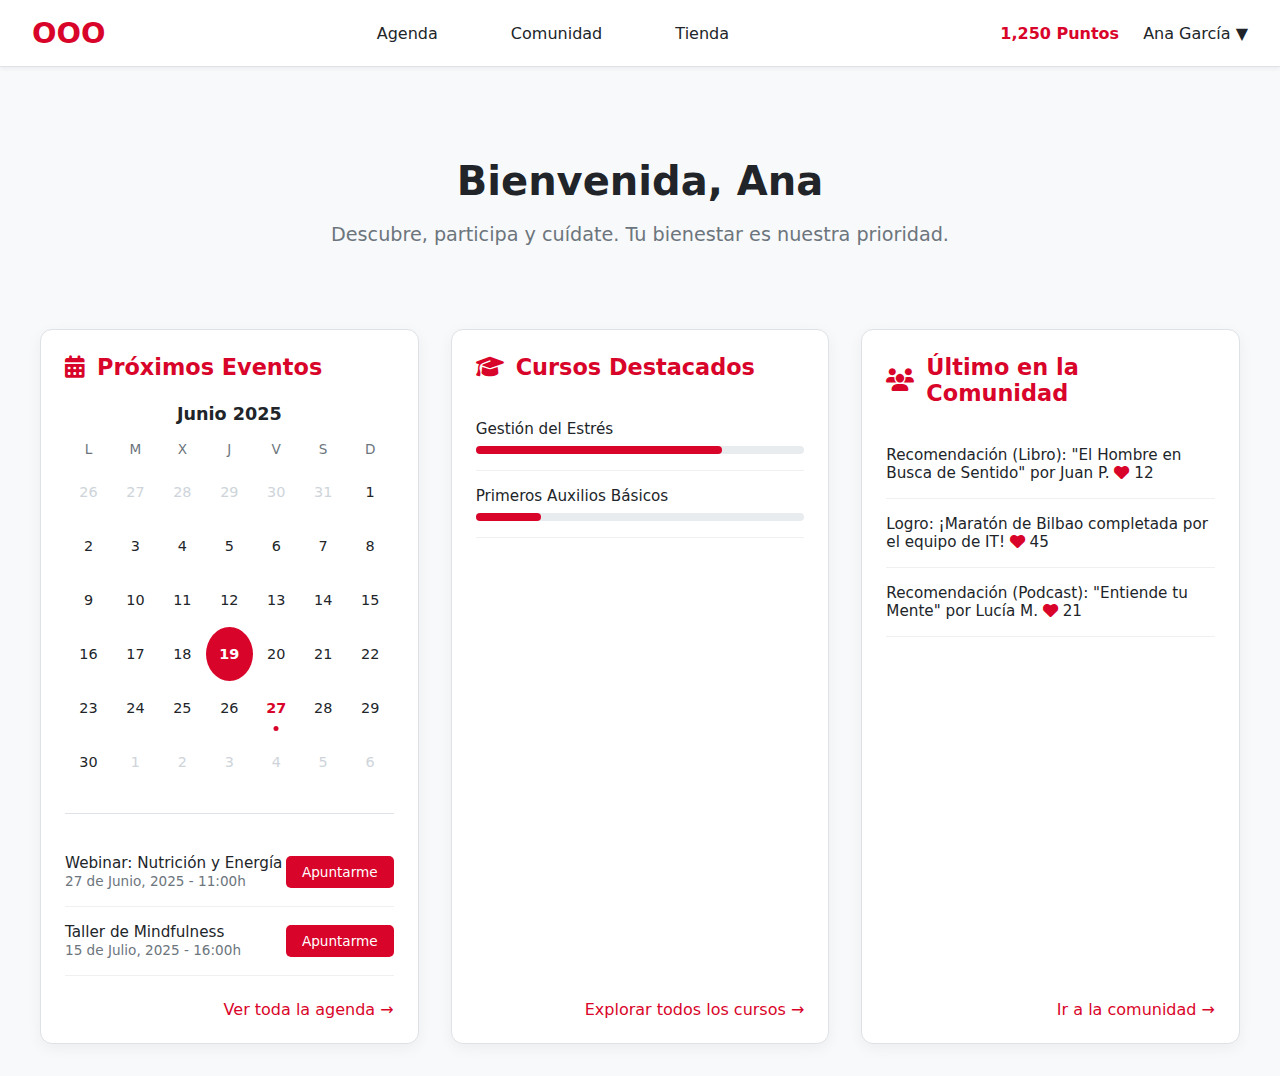
<file: index.html>
<!DOCTYPE html>
<html lang="es">
<head>
    <meta charset="UTF-8">
    <meta name="viewport" content="width=device-width, initial-scale=1.0">
    <title>OOO - Tu Espacio de Bienestar</title>
    <link rel="stylesheet" href="style.css">
    <link rel="stylesheet" href="https://cdnjs.cloudflare.com/ajax/libs/font-awesome/6.5.2/css/all.min.css">
</head>
<body>

    <header class="main-header">
        <div class="logo">OOO</div>
        <nav class="main-nav">
            <a href="agenda.html">Agenda</a>
            <a href="comunidad.html">Comunidad</a>
            <a href="tienda.html">Tienda</a>
        </nav>
        <div class="user-area">
            <span class="user-points">1,250 Puntos</span>
            <div class="user-profile" id="user-menu-button">
                <span>Ana García ▼</span>
                <div class="dropdown-menu" id="dropdown-menu">
                    <a href="mi-espacio.html">Mi Espacio OOO</a>
                    <a href="#">Mi Perfil</a>
                    <a href="cursos.html">Mis Cursos</a>
                    <a href="#">Cerrar Sesión</a>
                </div>
            </div>
        </div>
    </header>

    <main>
        <section class="hero">
            <h1>Bienvenida, Ana</h1>
            <p>Descubre, participa y cuídate. Tu bienestar es nuestra prioridad.</p>
        </section>

        <div class="home-grid">
            
            <article class="card">
                <h2><i class="fa-solid fa-calendar-days"></i> Próximos Eventos</h2>

                <div class="mini-calendar">
                    <div class="calendar-header">
                        Junio 2025
                    </div>
                    <table class="calendar-table">
                        <thead>
                            <tr>
                                <th>L</th><th>M</th><th>X</th><th>J</th><th>V</th><th>S</th><th>D</th>
                            </tr>
                        </thead>
                        <tbody>
                            <tr>
                                <td class="other-month">26</td><td class="other-month">27</td><td class="other-month">28</td><td class="other-month">29</td><td class="other-month">30</td><td class="other-month">31</td><td>1</td>
                            </tr>
                            <tr>
                                <td>2</td><td>3</td><td>4</td><td>5</td><td>6</td><td>7</td><td>8</td>
                            </tr>
                            <tr>
                                <td>9</td><td>10</td><td>11</td><td>12</td><td>13</td><td>14</td><td>15</td>
                            </tr>
                            <tr>
                                <td>16</td><td>17</td><td>18</td><td class="today">19</td><td>20</td><td>21</td><td>22</td>
                            </tr>
                            <tr>
                                <td>23</td><td>24</td><td>25</td><td>26</td><td class="has-event">27</td><td>28</td><td>29</td>
                            </tr>
                            <tr>
                                <td>30</td><td class="other-month">1</td><td class="other-month">2</td><td class="other-month">3</td><td class="other-month">4</td><td class="other-month">5</td><td class="other-month">6</td>
                            </tr>
                        </tbody>
                    </table>
                </div>
                <ul class="event-list">
                    <li>
                        <div class="event-info">
                            <span class="event-title">Webinar: Nutrición y Energía</span>
                            <span class="event-date">27 de Junio, 2025 - 11:00h</span>
                        </div>
                        <a href="#" class="btn-event">Apuntarme</a>
                    </li>
                    <li>
                        <div class="event-info">
                            <span class="event-title">Taller de Mindfulness</span>
                            <span class="event-date">15 de Julio, 2025 - 16:00h</span>
                        </div>
                        <a href="#" class="btn-event">Apuntarme</a>
                    </li>
                </ul>
                <div class="card-footer">
                    <a href="agenda.html" class="see-more">Ver toda la agenda →</a>
                </div>
            </article>

            <article class="card">
                <h2><i class="fa-solid fa-graduation-cap"></i> Cursos Destacados</h2>
                <ul class="course-list">
                    <li>
                        <div class="course-info">
                            <span class="course-title">Gestión del Estrés</span>
                            <div class="progress-bar">
                                <div class="progress" style="width: 75%;"></div>
                            </div>
                        </div>
                    </li>
                    <li>
                        <div class="course-info">
                            <span class="course-title">Primeros Auxilios Básicos</span>
                            <div class="progress-bar">
                                <div class="progress" style="width: 20%;"></div>
                            </div>
                        </div>
                    </li>
                </ul>
                <div class="card-footer">
                    <a href="cursos.html" class="see-more">Explorar todos los cursos →</a>
                </div>
            </article>

            <article class="card">
                <h2><i class="fa-solid fa-users"></i> Último en la Comunidad</h2>
                <ul class="community-list">
                    <li>Recomendación (Libro): "El Hombre en Busca de Sentido" por Juan P. <i class="fa-solid fa-heart"></i> 12</li>
                    <li>Logro: ¡Maratón de Bilbao completada por el equipo de IT! <i class="fa-solid fa-heart"></i> 45</li>
                    <li>Recomendación (Podcast): "Entiende tu Mente" por Lucía M. <i class="fa-solid fa-heart"></i> 21</li>
                </ul>
                <div class="card-footer">
                    <a href="comunidad.html" class="see-more">Ir a la comunidad →</a>
                </div>
            </article>

        </div>
    </main>
    
    <script src="script.js"></script>
</body>
</html>
</file>
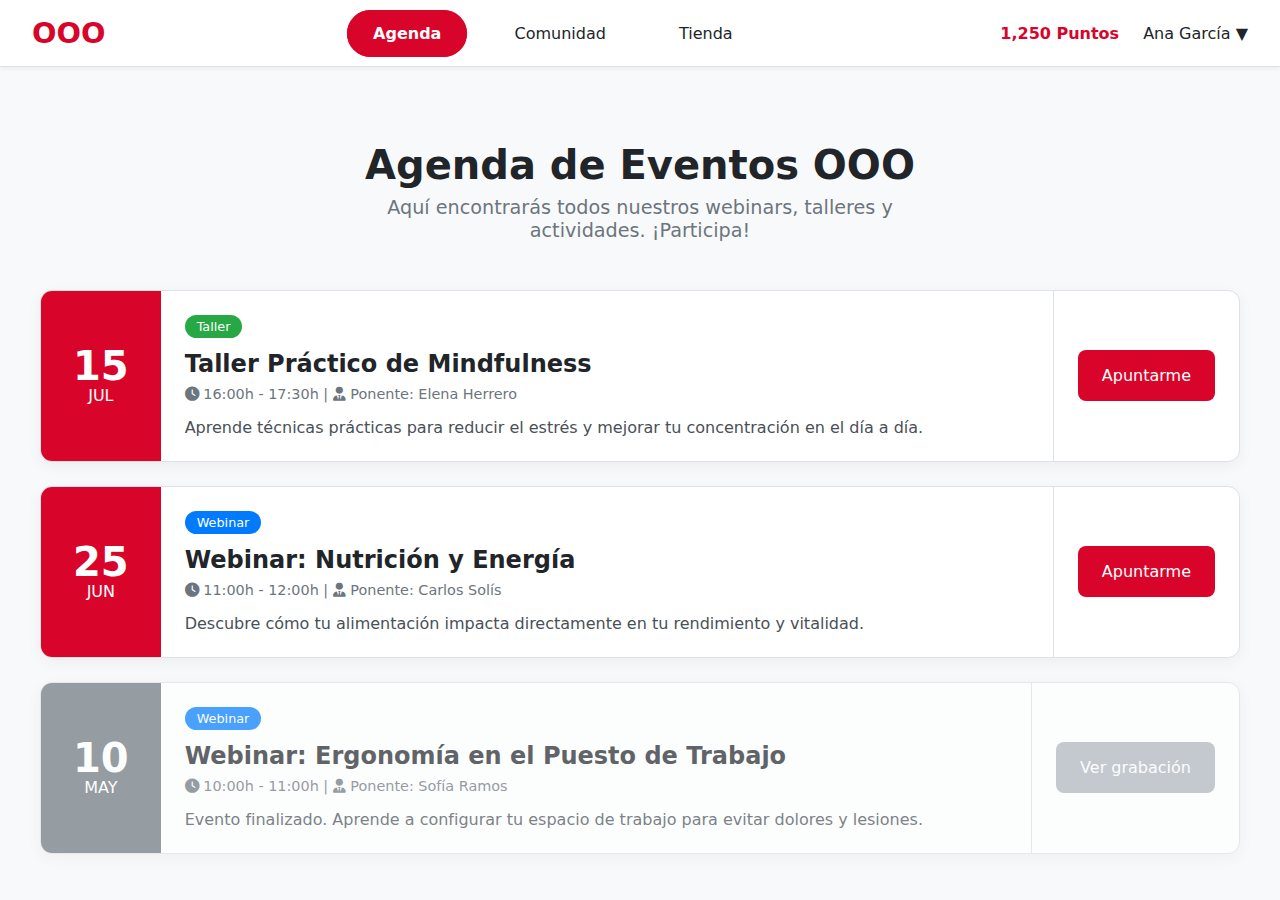
<file: agenda.html>
<!DOCTYPE html>
<html lang="es">
<head>
    <meta charset="UTF-8">
    <meta name="viewport" content="width=device-width, initial-scale=1.0">
    <title>Agenda - OOO</title>
    <link rel="stylesheet" href="style.css">
    <link rel="stylesheet" href="https://cdnjs.cloudflare.com/ajax/libs/font-awesome/6.5.2/css/all.min.css">
</head>
<body>

    <header class="main-header">
        <div class="logo"><a href="index.html" style="text-decoration: none; color: inherit;">OOO</a></div>
        <nav class="main-nav">
            <a href="agenda.html" class="active">Agenda</a>
            <a href="comunidad.html">Comunidad</a>
            <a href="tienda.html">Tienda</a>
        </nav>
        <div class="user-area">
            <span class="user-points">1,250 Puntos</span>
            <div class="user-profile" id="user-menu-button">
                <span>Ana García ▼</span>
                <div class="dropdown-menu" id="dropdown-menu">
                    <a href="mi-espacio.html">Mi Espacio OOO</a>
                    <a href="#">Mi Perfil</a>
                    <a href="cursos.html">Mis Cursos</a>
                    <a href="#">Cerrar Sesión</a>
                </div>
            </div>
        </div>
    </header>

    <main>
        <div class="page-header">
            <h1>Agenda de Eventos OOO</h1>
            <p>Aquí encontrarás todos nuestros webinars, talleres y actividades. ¡Participa!</p>
        </div>

        <div class="event-list-container">
            <article class="event-card">
                <div class="event-date-box">
                    <span class="day">15</span>
                    <span class="month">JUL</span>
                </div>
                <div class="event-details">
                    <span class="event-category category-taller">Taller</span>
                    <h2>Taller Práctico de Mindfulness</h2>
                    <p class="event-meta">
                        <i class="fa-solid fa-clock"></i> 16:00h - 17:30h | <i class="fa-solid fa-user-tie"></i> Ponente: Elena Herrero
                    </p>
                    <p class="event-description">
                        Aprende técnicas prácticas para reducir el estrés y mejorar tu concentración en el día a día.
                    </p>
                </div>
                <div class="event-action">
                    <a href="#" class="btn-action">Apuntarme</a>
                </div>
            </article>

            <article class="event-card">
                 <div class="event-date-box">
                    <span class="day">25</span>
                    <span class="month">JUN</span>
                </div>
                <div class="event-details">
                    <span class="event-category category-webinar">Webinar</span>
                    <h2>Webinar: Nutrición y Energía</h2>
                    <p class="event-meta">
                        <i class="fa-solid fa-clock"></i> 11:00h - 12:00h | <i class="fa-solid fa-user-tie"></i> Ponente: Carlos Solís
                    </p>
                    <p class="event-description">
                        Descubre cómo tu alimentación impacta directamente en tu rendimiento y vitalidad.
                    </p>
                </div>
                <div class="event-action">
                    <a href="#" class="btn-action">Apuntarme</a>
                </div>
            </article>

             <article class="event-card event-past">
                 <div class="event-date-box">
                    <span class="day">10</span>
                    <span class="month">MAY</span>
                </div>
                <div class="event-details">
                    <span class="event-category category-webinar">Webinar</span>
                    <h2>Webinar: Ergonomía en el Puesto de Trabajo</h2>
                    <p class="event-meta">
                        <i class="fa-solid fa-clock"></i> 10:00h - 11:00h | <i class="fa-solid fa-user-tie"></i> Ponente: Sofía Ramos
                    </p>
                    <p class="event-description">
                        Evento finalizado. Aprende a configurar tu espacio de trabajo para evitar dolores y lesiones.
                    </p>
                </div>
                <div class="event-action">
                    <a href="#" class="btn-action" disabled>Ver grabación</a>
                </div>
            </article>
        </div>
    </main>
    
    <script src="script.js"></script>
</body>
</html>
</file>
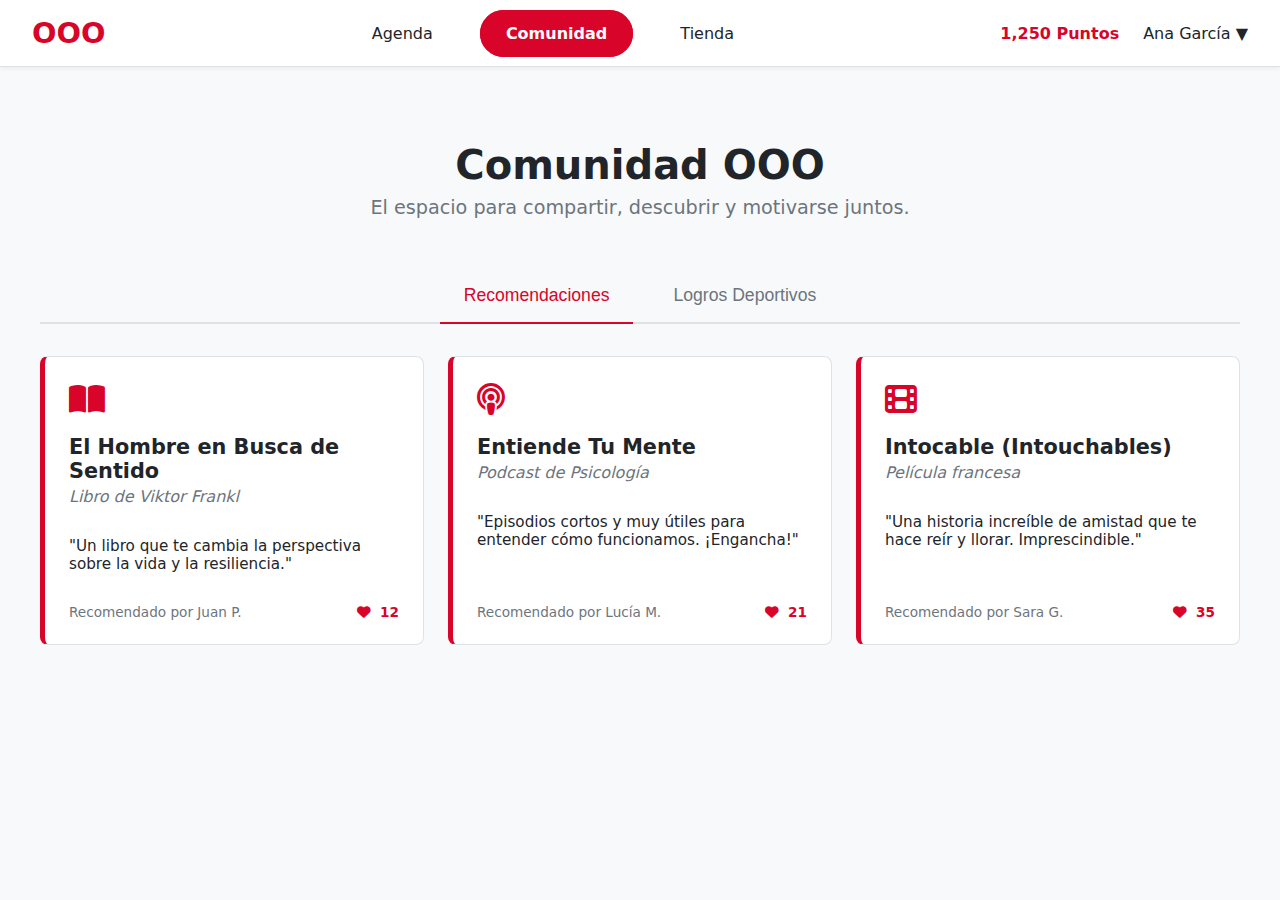
<file: comunidad.html>
<!DOCTYPE html>
<html lang="es">
<head>
    <meta charset="UTF-8">
    <meta name="viewport" content="width=device-width, initial-scale=1.0">
    <title>Comunidad - OOO</title>
    <link rel="stylesheet" href="style.css">
    <link rel="stylesheet" href="https://cdnjs.cloudflare.com/ajax/libs/font-awesome/6.5.2/css/all.min.css">
</head>
<body>

    <header class="main-header">
        <div class="logo"><a href="index.html" style="text-decoration: none; color: inherit;">OOO</a></div>
        <nav class="main-nav">
            <a href="agenda.html">Agenda</a>
            <a href="comunidad.html" class="active">Comunidad</a>
            <a href="tienda.html">Tienda</a>
        </nav>
        <div class="user-area">
            <span class="user-points">1,250 Puntos</span>
            <div class="user-profile" id="user-menu-button">
                <span>Ana García ▼</span>
                <div class="dropdown-menu" id="dropdown-menu">
                    <a href="mi-espacio.html">Mi Espacio OOO</a>
                    <a href="#">Mi Perfil</a>
                    <a href="cursos.html">Mis Cursos</a>
                    <a href="#">Cerrar Sesión</a>
                </div>
            </div>
        </div>
    </header>

    <main>
        <div class="page-header">
            <h1>Comunidad OOO</h1>
            <p>El espacio para compartir, descubrir y motivarse juntos.</p>
        </div>

        <div class="tab-nav">
            <button class="tab-btn active" data-tab="recomendaciones">Recomendaciones</button>
            <button class="tab-btn" data-tab="logros">Logros Deportivos</button>
        </div>

        <div class="tab-content">
            <div class="tab-panel active" id="recomendaciones">
                <div class="recommendation-grid">
                    <article class="recommendation-card">
                        <div class="rec-icon"><i class="fa-solid fa-book-open"></i></div>
                        <h3>El Hombre en Busca de Sentido</h3>
                        <p class="rec-author">Libro de Viktor Frankl</p>
                        <p class="rec-comment">"Un libro que te cambia la perspectiva sobre la vida y la resiliencia."</p>
                        <div class="rec-footer">
                            <span>Recomendado por Juan P.</span>
                            <span class="rec-likes"><i class="fa-solid fa-heart"></i> 12</span>
                        </div>
                    </article>
                    <article class="recommendation-card">
                        <div class="rec-icon"><i class="fa-solid fa-podcast"></i></div>
                        <h3>Entiende Tu Mente</h3>
                        <p class="rec-author">Podcast de Psicología</p>
                        <p class="rec-comment">"Episodios cortos y muy útiles para entender cómo funcionamos. ¡Engancha!"</p>
                        <div class="rec-footer">
                            <span>Recomendado por Lucía M.</span>
                            <span class="rec-likes"><i class="fa-solid fa-heart"></i> 21</span>
                        </div>
                    </article>
                    <article class="recommendation-card">
                        <div class="rec-icon"><i class="fa-solid fa-film"></i></div>
                        <h3>Intocable (Intouchables)</h3>
                        <p class="rec-author">Película francesa</p>
                        <p class="rec-comment">"Una historia increíble de amistad que te hace reír y llorar. Imprescindible."</p>
                        <div class="rec-footer">
                            <span>Recomendado por Sara G.</span>
                            <span class="rec-likes"><i class="fa-solid fa-heart"></i> 35</span>
                        </div>
                    </article>
                </div>
            </div>

            <div class="tab-panel" id="logros">
                <div class="achievement-grid">
                    <article class="achievement-card">
                        <div class="achievement-image">
                            <i class="fa-solid fa-person-running"></i>
                        </div>
                        <h3>Maratón de Bilbao</h3>
                        <p class="ach-user">Completada por el equipo de IT</p>
                        <p class="ach-comment">"¡Reto superado! Sufrimos pero lo conseguimos juntos. ¡Gran experiencia!"</p>
                    </article>
                    <article class="achievement-card">
                        <div class="achievement-image">
                            <i class="fa-solid fa-person-biking"></i>
                        </div>
                        <h3>Ruta Ciclista a Urkiola</h3>
                        <p class="ach-user">Logro de Maite R.</p>
                        <p class="ach-comment">"Precioso pero duro ascenso al puerto de Urkiola este fin de semana."</p>
                    </article>
                </div>
            </div>
        </div>
    </main>
    
    <script src="script.js"></script>
</body>
</html>
</file>
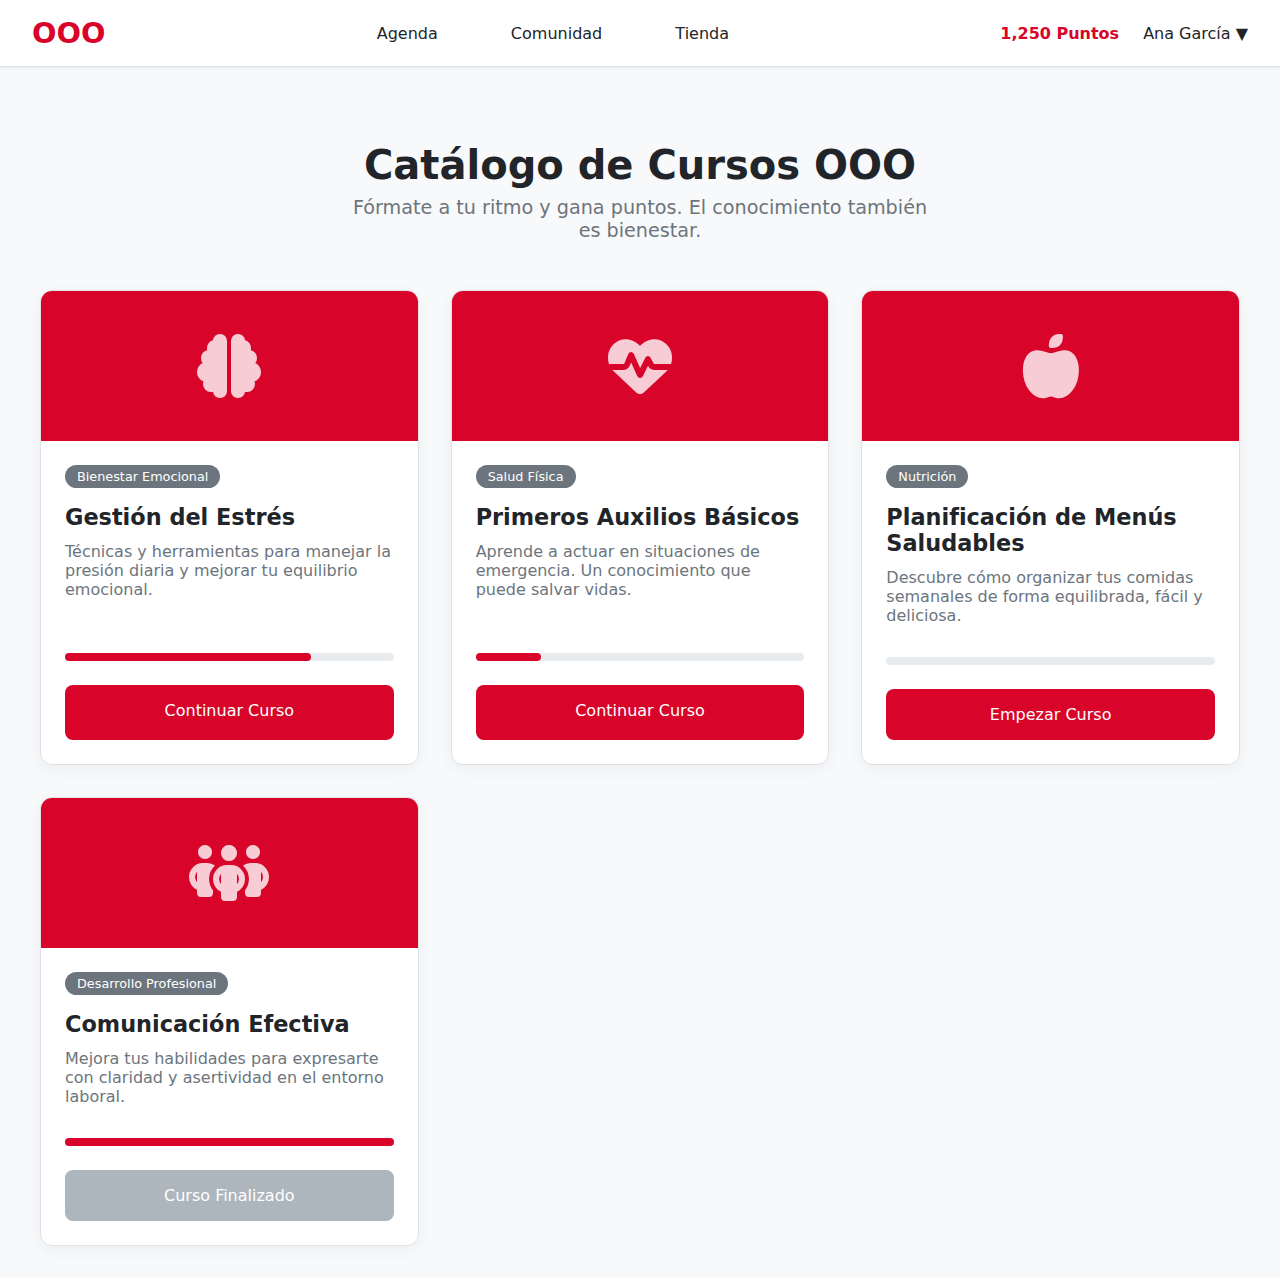
<file: cursos.html>
<!DOCTYPE html>
<html lang="es">
<head>
    <meta charset="UTF-8">
    <meta name="viewport" content="width=device-width, initial-scale=1.0">
    <title>Cursos - OOO</title>
    <link rel="stylesheet" href="style.css">
    <link rel="stylesheet" href="https://cdnjs.cloudflare.com/ajax/libs/font-awesome/6.5.2/css/all.min.css">
</head>
<body>

    <header class="main-header">
        <div class="logo"><a href="index.html" style="text-decoration: none; color: inherit;">OOO</a></div>
        <nav class="main-nav">
            <a href="agenda.html">Agenda</a>
            <a href="comunidad.html">Comunidad</a>
            <a href="tienda.html">Tienda</a>
        </nav>
        <div class="user-area">
            <span class="user-points">1,250 Puntos</span>
            <div class="user-profile" id="user-menu-button">
                <span>Ana García ▼</span>
                <div class="dropdown-menu" id="dropdown-menu">
                    <a href="mi-espacio.html">Mi Espacio OOO</a>
                    <a href="#">Mi Perfil</a>
                    <a href="cursos.html">Mis Cursos</a>
                    <a href="#">Cerrar Sesión</a>
                </div>
            </div>
        </div>
    </header>

    <main>
        <div class="page-header">
            <h1>Catálogo de Cursos OOO</h1>
            <p>Fórmate a tu ritmo y gana puntos. El conocimiento también es bienestar.</p>
        </div>

        <div class="course-grid">
            <article class="course-card">
                <div class="course-card-image"><i class="fa-solid fa-brain"></i></div>
                <div class="course-card-content">
                    <span class="course-card-category">Bienestar Emocional</span>
                    <h3>Gestión del Estrés</h3>
                    <p>Técnicas y herramientas para manejar la presión diaria y mejorar tu equilibrio emocional.</p>
                    <div class="progress-bar">
                        <div class="progress" style="width: 75%;"></div>
                    </div>
                    <a href="#" class="btn-action">Continuar Curso</a>
                </div>
            </article>

            <article class="course-card">
                <div class="course-card-image"><i class="fa-solid fa-heart-pulse"></i></div>
                <div class="course-card-content">
                    <span class="course-card-category">Salud Física</span>
                    <h3>Primeros Auxilios Básicos</h3>
                    <p>Aprende a actuar en situaciones de emergencia. Un conocimiento que puede salvar vidas.</p>
                    <div class="progress-bar">
                        <div class="progress" style="width: 20%;"></div>
                    </div>
                    <a href="#" class="btn-action">Continuar Curso</a>
                </div>
            </article>

            <article class="course-card">
                <div class="course-card-image"><i class="fa-solid fa-apple-whole"></i></div>
                <div class="course-card-content">
                    <span class="course-card-category">Nutrición</span>
                    <h3>Planificación de Menús Saludables</h3>
                    <p>Descubre cómo organizar tus comidas semanales de forma equilibrada, fácil y deliciosa.</p>
                    <div class="progress-bar">
                        <div class="progress" style="width: 0%;"></div>
                    </div>
                    <a href="#" class="btn-action">Empezar Curso</a>
                </div>
            </article>
            
            <article class="course-card">
                <div class="course-card-image"><i class="fa-solid fa-people-group"></i></div>
                <div class="course-card-content">
                    <span class="course-card-category">Desarrollo Profesional</span>
                    <h3>Comunicación Efectiva</h3>
                    <p>Mejora tus habilidades para expresarte con claridad y asertividad en el entorno laboral.</p>
                     <div class="progress-bar">
                        <div class="progress" style="width: 100%;"></div>
                    </div>
                    <a href="#" class="btn-action" disabled>Curso Finalizado</a>
                </div>
            </article>
        </div>
    </main>
    
    <script src="script.js"></script>
</body>
</html>
</file>
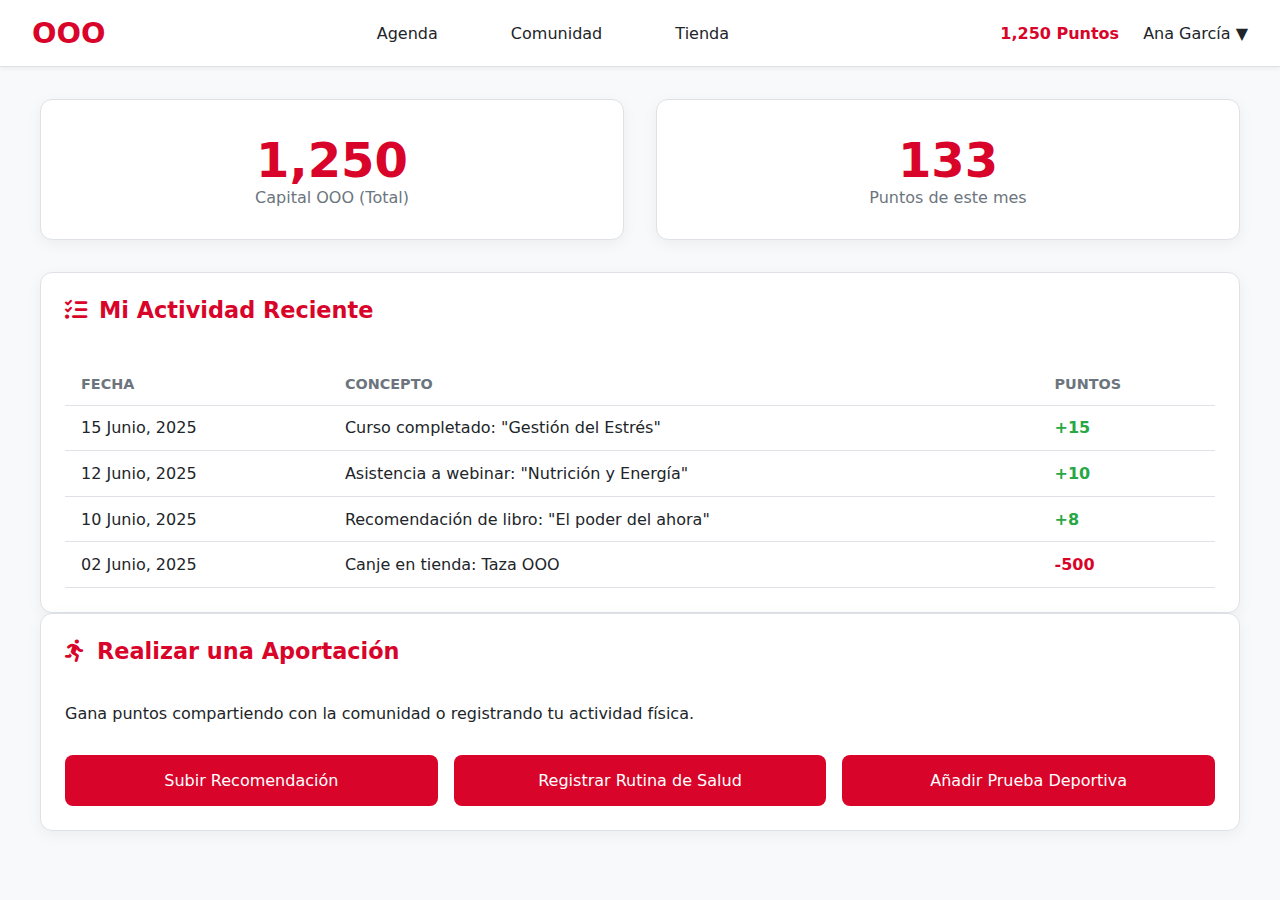
<file: mi-espacio.html>
<!DOCTYPE html>
<html lang="es">
<head>
    <meta charset="UTF-8">
    <meta name="viewport" content="width=device-width, initial-scale=1.0">
    <title>Mi Espacio - OOO</title>
    <link rel="stylesheet" href="style.css">
    <link rel="stylesheet" href="https://cdnjs.cloudflare.com/ajax/libs/font-awesome/6.5.2/css/all.min.css">
</head>
<body>

    <header class="main-header">
        <div class="logo"><a href="index.html" style="text-decoration: none; color: inherit;">OOO</a></div>
        <nav class="main-nav">
            <a href="agenda.html">Agenda</a>
            <a href="comunidad.html">Comunidad</a>
            <a href="tienda.html">Tienda</a>
        </nav>
        <div class="user-area">
            <span class="user-points">1,250 Puntos</span>
            <div class="user-profile" id="user-menu-button">
                <span>Ana García ▼</span>
                <div class="dropdown-menu" id="dropdown-menu">
                    <a href="mi-espacio.html">Mi Espacio OOO</a>
                    <a href="#">Mi Perfil</a>
                    <a href="cursos.html">Mis Cursos</a>
                    <a href="#">Cerrar Sesión</a>
                </div>
            </div>
        </div>
    </header>

    <main>
        <div class="dashboard-header">
            <div class="points-card">
                <span class="points-value">1,250</span>
                <span class="points-label">Capital OOO (Total)</span>
            </div>
            <div class="points-card">
                <span class="points-value">133</span>
                <span class="points-label">Puntos de este mes</span>
            </div>
        </div>

        <div class="dashboard-content">
            <section class="card">
                <h2><i class="fa-solid fa-list-check"></i> Mi Actividad Reciente</h2>
                <table class="activity-table">
                    <thead>
                        <tr>
                            <th>Fecha</th>
                            <th>Concepto</th>
                            <th>Puntos</th>
                        </tr>
                    </thead>
                    <tbody>
                        <tr>
                            <td>15 Junio, 2025</td>
                            <td>Curso completado: "Gestión del Estrés"</td>
                            <td class="points-positive">+15</td>
                        </tr>
                        <tr>
                            <td>12 Junio, 2025</td>
                            <td>Asistencia a webinar: "Nutrición y Energía"</td>
                            <td class="points-positive">+10</td>
                        </tr>
                        <tr>
                            <td>10 Junio, 2025</td>
                            <td>Recomendación de libro: "El poder del ahora"</td>
                            <td class="points-positive">+8</td>
                        </tr>
                         <tr>
                            <td>02 Junio, 2025</td>
                            <td>Canje en tienda: Taza OOO</td>
                            <td class="points-negative">-500</td>
                        </tr>
                    </tbody>
                </table>
            </section>
            
            <section class="card">
                <h2><i class="fa-solid fa-person-running"></i> Realizar una Aportación</h2>
                <p>Gana puntos compartiendo con la comunidad o registrando tu actividad física.</p>
                <div class="action-buttons">
                    <a href="#" class="btn-action">Subir Recomendación</a>
                    <a href="#" class="btn-action">Registrar Rutina de Salud</a>
                    <a href="#" class="btn-action">Añadir Prueba Deportiva</a>
                </div>
            </section>
        </div>
    </main>
    
    <script src="script.js"></script>
</body>
</html>
</file>
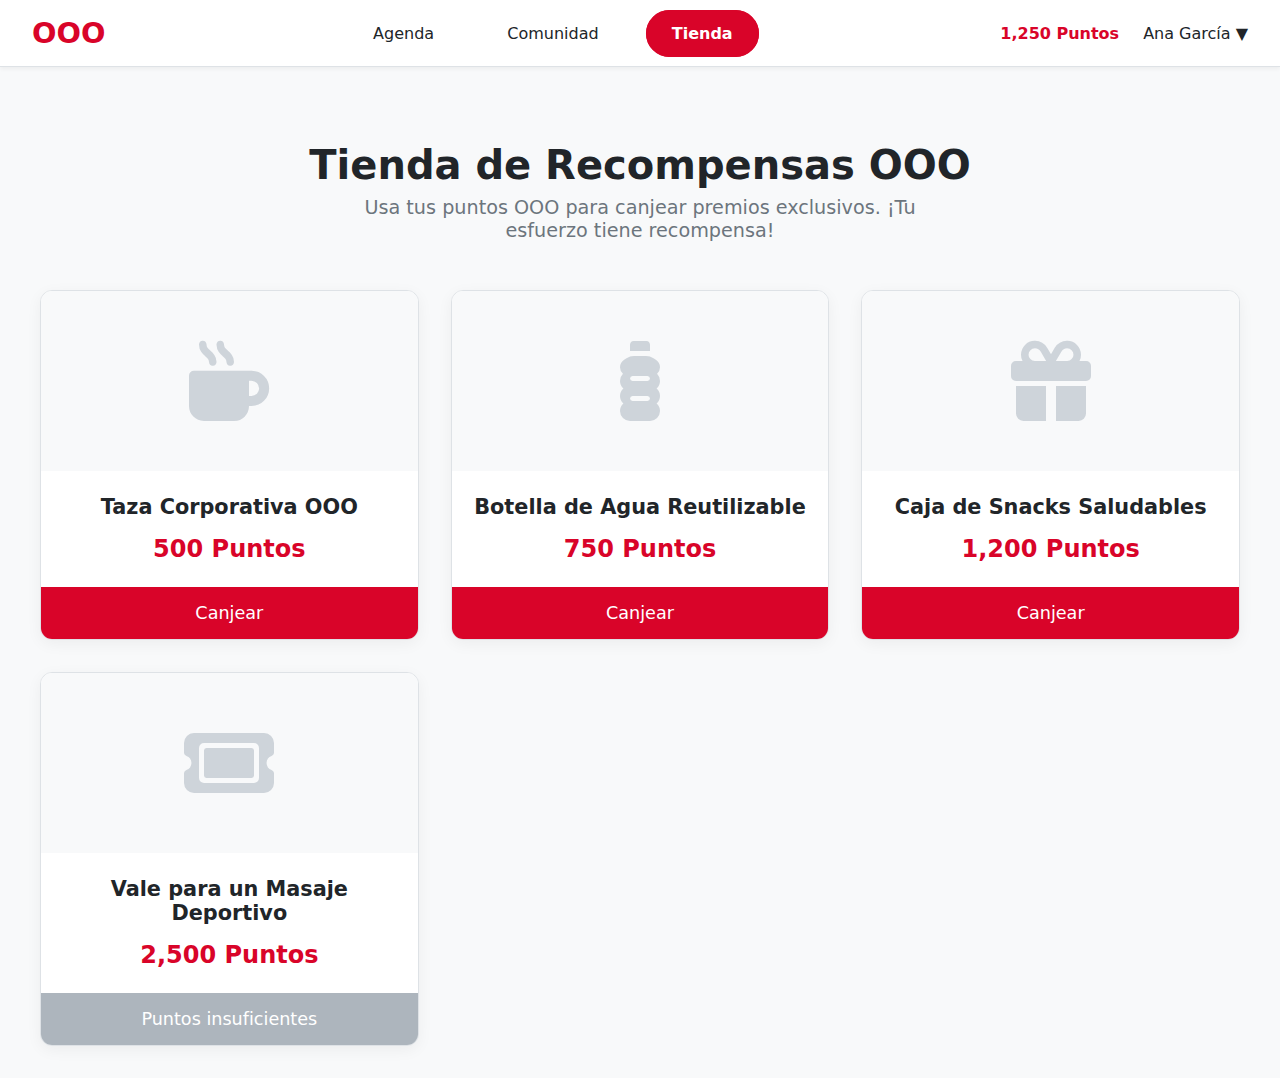
<file: tienda.html>
<!DOCTYPE html>
<html lang="es">
<head>
    <meta charset="UTF-8">
    <meta name="viewport" content="width=device-width, initial-scale=1.0">
    <title>Tienda - OOO</title>
    <link rel="stylesheet" href="style.css">
    <link rel="stylesheet" href="https://cdnjs.cloudflare.com/ajax/libs/font-awesome/6.5.2/css/all.min.css">
</head>
<body>

    <header class="main-header">
        <div class="logo"><a href="index.html" style="text-decoration: none; color: inherit;">OOO</a></div>
        <nav class="main-nav">
            <a href="agenda.html">Agenda</a>
            <a href="comunidad.html">Comunidad</a>
            <a href="tienda.html" class="active">Tienda</a>
        </nav>
        <div class="user-area">
            <span class="user-points">1,250 Puntos</span>
            <div class="user-profile" id="user-menu-button">
                <span>Ana García ▼</span>
                <div class="dropdown-menu" id="dropdown-menu">
                    <a href="mi-espacio.html">Mi Espacio OOO</a>
                    <a href="#">Mi Perfil</a>
                    <a href="cursos.html">Mis Cursos</a>
                    <a href="#">Cerrar Sesión</a>
                </div>
            </div>
        </div>
    </header>

    <main>
        <div class="page-header">
            <h1>Tienda de Recompensas OOO</h1>
            <p>Usa tus puntos OOO para canjear premios exclusivos. ¡Tu esfuerzo tiene recompensa!</p>
        </div>

        <div class="product-grid">
            <article class="product-card">
                <div class="product-image"><i class="fa-solid fa-mug-hot"></i></div>
                <h3>Taza Corporativa OOO</h3>
                <div class="product-price">500 Puntos</div>
                <a href="#" class="btn-redeem">Canjear</a>
            </article>

            <article class="product-card">
                <div class="product-image"><i class="fa-solid fa-bottle-water"></i></div>
                <h3>Botella de Agua Reutilizable</h3>
                <div class="product-price">750 Puntos</div>
                <a href="#" class="btn-redeem">Canjear</a>
            </article>

            <article class="product-card">
                 <div class="product-image"><i class="fa-solid fa-gift"></i></div>
                <h3>Caja de Snacks Saludables</h3>
                <div class="product-price">1,200 Puntos</div>
                <a href="#" class="btn-redeem">Canjear</a>
            </article>

            <article class="product-card">
                 <div class="product-image"><i class="fa-solid fa-ticket"></i></div>
                <h3>Vale para un Masaje Deportivo</h3>
                <div class="product-price">2,500 Puntos</div>
                <a href="#" class="btn-redeem" disabled>Puntos insuficientes</a>
            </article>

        </div>
    </main>
    
    <script src="script.js"></script>
</body>
</html>
</file>
<file: style.css>
/* --- VARIABLES Y ESTILOS GLOBALES --- */
:root {
    --primary-red: #D90429;
    --dark-text: #212529;
    --light-text: #6c757d;
    --background-grey: #f8f9fa;
    --white: #ffffff;
    --border-color: #dee2e6;
}

body {
    font-family: system-ui, -apple-system, BlinkMacSystemFont, 'Segoe UI', Roboto, Oxygen, Ubuntu, Cantarell, 'Open Sans', 'Helvetica Neue', sans-serif;
    margin: 0;
    background-color: var(--background-grey);
    color: var(--dark-text);
}

/* --- ESTILOS DE LA BARRA DE NAVEGACIÓN (Sin cambios) --- */
.main-header {
    display: flex;
    justify-content: space-between;
    align-items: center;
    padding: 1rem 2rem;
    background-color: var(--white);
    border-bottom: 1px solid var(--border-color);
    box-shadow: 0 2px 4px rgba(0,0,0,0.05);
}

.logo {
    font-size: 1.8rem;
    font-weight: bold;
    color: var(--primary-red);
}

.main-nav a {
    margin: 0 0.5rem; /* Reducimos un poco el margen horizontal */
    text-decoration: none;
    color: var(--dark-text);
    font-weight: 500;
    padding: 0.75rem 1.5rem; /* Añadimos relleno para darles cuerpo */
    border-radius: 30px; /* Esto crea la forma de píldora */
    border: 2px solid transparent; /* Un borde transparente para mantener el tamaño */
    transition: all 0.3s ease; /* Transición suave para todos los efectos */
}

.main-nav a:hover {
    background-color: #f0f0f0; /* Un fondo gris claro al pasar el ratón */
    border-color: #e0e0e0;
    color: var(--dark-text); /* Mantenemos el color del texto */
}

/* ESTA ES LA NUEVA REGLA CLAVE PARA LA PÁGINA ACTIVA */
.main-nav a.active {
    background-color: var(--primary-red);
    color: var(--white);
    border-color: var(--primary-red);
    font-weight: bold;
}

.user-area {
    display: flex;
    align-items: center;
}

.user-points {
    margin-right: 1.5rem;
    font-weight: bold;
    color: var(--primary-red);
}

.user-profile {
    position: relative;
    cursor: pointer;
}

.dropdown-menu {
    display: none;
    position: absolute;
    top: 120%;
    right: 0;
    background-color: white;
    border: 1px solid var(--border-color);
    border-radius: 8px;
    box-shadow: 0 4px 12px rgba(0, 0, 0, 0.1);
    width: 200px;
    z-index: 10;
}

.dropdown-menu.show {
    display: block;
}

.dropdown-menu a {
    display: block;
    padding: 0.8rem 1rem;
    text-decoration: none;
    color: var(--dark-text);
}

.dropdown-menu a:hover {
    background-color: #f5f5f5;
}

/* --- NUEVOS ESTILOS PARA LA PÁGINA DE INICIO --- */

main {
    max-width: 1200px;
    margin: 0 auto; /* Centra el contenido */
    padding: 2rem;
}

.hero {
    text-align: center;
    padding: 2rem 0;
    margin-bottom: 2rem;
}

.hero h1 {
    font-size: 2.5rem;
    color: var(--dark-text);
    margin-bottom: 0.5rem;
}

.hero p {
    font-size: 1.2rem;
    color: var(--light-text);
}

/* El grid que contiene las tarjetas */
.home-grid {
    display: grid;
    grid-template-columns: repeat(auto-fit, minmax(340px, 1fr));
    gap: 2rem;
}

/* Estilo general de cada tarjeta */
.card {
    background-color: var(--white);
    border: 1px solid var(--border-color);
    border-radius: 12px;
    box-shadow: 0 4px 15px rgba(0, 0, 0, 0.05);
    padding: 1.5rem;
    display: flex;
    flex-direction: column;
    transition: transform 0.3s, box-shadow 0.3s;
}

.card:hover {
    transform: translateY(-5px);
    box-shadow: 0 8px 25px rgba(0, 0, 0, 0.08);
}

.card h2 {
    font-size: 1.4rem;
    color: var(--primary-red);
    margin-top: 0;
    margin-bottom: 1.5rem;
    display: flex;
    align-items: center;
}

.card h2 .fa-solid {
    margin-right: 0.75rem;
}

/* Estilos específicos de cada lista dentro de las tarjetas */
.event-list, .course-list, .community-list {
    list-style: none;
    padding: 0;
    margin: 0;
    flex-grow: 1; /* Hace que la lista ocupe el espacio disponible */
}

.event-list li, .course-list li, .community-list li {
    padding: 1rem 0;
    border-bottom: 1px solid #f0f0f0;
    font-size: 0.95rem;
}
.community-list li .fa-heart {
    color: var(--primary-red);
}

.event-list li {
    display: flex;
    justify-content: space-between;
    align-items: center;
}
.event-info .event-title {
    display: block;
    font-weight: 500;
}
.event-info .event-date {
    font-size: 0.85rem;
    color: var(--light-text);
}
.btn-event {
    background-color: var(--primary-red);
    color: var(--white);
    padding: 0.5rem 1rem;
    text-decoration: none;
    border-radius: 5px;
    font-size: 0.85rem;
    transition: opacity 0.3s;
}
.btn-event:hover {
    opacity: 0.85;
}

/* Barra de progreso para los cursos */
.progress-bar {
    width: 100%;
    background-color: #e9ecef;
    border-radius: 5px;
    height: 8px;
    margin-top: 0.5rem;
}
.progress {
    background-color: var(--primary-red);
    height: 100%;
    border-radius: 5px;
}

/* Pie de la tarjeta */
.card-footer {
    margin-top: 1.5rem;
    text-align: right;
}

.see-more {
    color: var(--primary-red);
    text-decoration: none;
    font-weight: 500;
}


/* --- NUEVOS ESTILOS PARA LA PÁGINA 'MI ESPACIO' --- */
/* --- AÑADIR ESTO AL FINAL DE TU ARCHIVO style.css --- */

.dashboard-header {
    display: flex;
    gap: 2rem;
    margin-bottom: 2rem;
}

.points-card {
    flex: 1; /* Ocupa el espacio disponible */
    background-color: var(--white);
    padding: 2rem;
    border-radius: 12px;
    text-align: center;
    border: 1px solid var(--border-color);
    box-shadow: 0 4px 15px rgba(0,0,0,0.05);
}

.points-card .points-value {
    display: block;
    font-size: 3rem;
    font-weight: bold;
    color: var(--primary-red);
}

.points-card .points-label {
    font-size: 1rem;
    color: var(--light-text);
}

/* Tabla de actividad */
.activity-table {
    width: 100%;
    border-collapse: collapse; /* Une los bordes de las celdas */
    margin-top: 1rem;
}

.activity-table th, .activity-table td {
    padding: 0.8rem 1rem;
    text-align: left;
    border-bottom: 1px solid var(--border-color);
}

.activity-table th {
    font-weight: 600;
    font-size: 0.9rem;
    color: var(--light-text);
    text-transform: uppercase;
}

.points-positive {
    color: #28a745; /* Verde para puntos ganados */
    font-weight: bold;
}

.points-negative {
    color: var(--primary-red); /* Rojo para puntos gastados */
    font-weight: bold;
}

/* Botones de acción */
.action-buttons {
    display: flex;
    gap: 1rem;
    margin-top: 1rem;
    flex-wrap: wrap; /* Para que se adapte en pantallas pequeñas */
}

.btn-action {
    background-color: var(--primary-red);
    color: var(--white);
    text-decoration: none;
    padding: 1rem 1.5rem;
    border-radius: 8px;
    font-weight: 500;
    text-align: center;
    flex: 1;
    transition: transform 0.2s, box-shadow 0.2s;
}

.btn-action:hover {
    transform: translateY(-3px);
    box-shadow: 0 4px 12px rgba(217, 4, 41, 0.2);
}


/* --- NUEVOS ESTILOS PARA LA PÁGINA 'AGENDA' --- */
/* --- AÑADIR ESTO AL FINAL DE TU ARCHIVO style.css --- */

.page-header {
    text-align: center;
    padding: 1rem 0;
    margin-bottom: 2rem;
}

.page-header h1 {
    font-size: 2.5rem;
    color: var(--dark-text);
    margin-bottom: 0.5rem;
}

.page-header p {
    font-size: 1.2rem;
    color: var(--light-text);
    max-width: 600px;
    margin: 0 auto;
}

.event-list-container {
    display: flex;
    flex-direction: column;
    gap: 1.5rem;
}

.event-card {
    display: flex;
    background-color: var(--white);
    border-radius: 12px;
    box-shadow: 0 4px 15px rgba(0,0,0,0.05);
    border: 1px solid var(--border-color);
    overflow: hidden; /* Para que el radio de borde funcione con los hijos */
    transition: box-shadow 0.3s;
}

.event-card:hover {
    box-shadow: 0 8px 25px rgba(0, 0, 0, 0.08);
}

.event-date-box {
    display: flex;
    flex-direction: column;
    justify-content: center;
    align-items: center;
    background-color: var(--primary-red);
    color: var(--white);
    padding: 1rem 2rem;
    text-align: center;
}

.event-date-box .day {
    font-size: 2.5rem;
    font-weight: bold;
    line-height: 1;
}

.event-date-box .month {
    font-size: 1rem;
    font-weight: 500;
    text-transform: uppercase;
}

.event-details {
    padding: 1.5rem;
    flex-grow: 1;
}

.event-category {
    display: inline-block;
    padding: 0.25rem 0.75rem;
    border-radius: 15px;
    font-size: 0.8rem;
    font-weight: 500;
    color: var(--white);
    margin-bottom: 0.75rem;
}

.category-webinar { background-color: #007bff; }
.category-taller { background-color: #28a745; }

.event-details h2 {
    margin: 0 0 0.5rem 0;
    font-size: 1.5rem;
    color: var(--dark-text);
}

.event-meta {
    color: var(--light-text);
    margin: 0 0 1rem 0;
    font-size: 0.9rem;
}

.event-description {
    margin: 0;
    color: #495057;
}

.event-action {
    display: flex;
    align-items: center;
    padding: 1.5rem;
    border-left: 1px solid var(--border-color);
}

/* Estilo para eventos pasados */
.event-past {
    opacity: 0.7;
}
.event-past .event-date-box {
    background-color: var(--light-text);
}
.btn-action[disabled] {
    background-color: #adb5bd;
    cursor: not-allowed;
    box-shadow: none;
    transform: none;
}
.btn-action[disabled]:hover {
    box-shadow: none;
    transform: none;
}



/* --- NUEVOS ESTILOS PARA LA PÁGINA 'COMUNIDAD' --- */
/* --- AÑADIR ESTO AL FINAL DE TU ARCHIVO style.css --- */

.tab-nav {
    display: flex;
    justify-content: center;
    gap: 1rem;
    border-bottom: 2px solid var(--border-color);
    margin-bottom: 2rem;
}

.tab-btn {
    padding: 1rem 1.5rem;
    font-size: 1.1rem;
    font-weight: 500;
    border: none;
    background-color: transparent;
    cursor: pointer;
    color: var(--light-text);
    position: relative;
    top: 2px;
    border-bottom: 2px solid transparent;
}

.tab-btn.active {
    color: var(--primary-red);
    border-bottom-color: var(--primary-red);
}

.tab-panel {
    display: none; /* Oculto por defecto */
}

.tab-panel.active {
    display: block; /* Visible cuando está activo */
}

/* Grid para las tarjetas */
.recommendation-grid, .achievement-grid {
    display: grid;
    grid-template-columns: repeat(auto-fit, minmax(320px, 1fr));
    gap: 1.5rem;
}

/* Tarjetas de Recomendación */
.recommendation-card {
    background-color: var(--white);
    border: 1px solid var(--border-color);
    border-left: 5px solid var(--primary-red);
    border-radius: 8px;
    padding: 1.5rem;
    display: flex;
    flex-direction: column;
}

.rec-icon {
    font-size: 2rem;
    color: var(--primary-red);
    margin-bottom: 1rem;
}
.recommendation-card h3 {
    margin: 0;
    font-size: 1.3rem;
}
.rec-author {
    margin: 0.25rem 0 1rem 0;
    font-style: italic;
    color: var(--light-text);
}
.rec-comment {
    flex-grow: 1;
    font-size: 0.95rem;
}
.rec-footer {
    display: flex;
    justify-content: space-between;
    align-items: center;
    margin-top: 1rem;
    font-size: 0.85rem;
    color: var(--light-text);
}
.rec-likes {
    font-weight: bold;
    color: var(--primary-red);
}
.rec-likes .fa-heart {
    margin-right: 0.25rem;
}

/* Tarjetas de Logros */
.achievement-card {
    background-color: var(--white);
    border: 1px solid var(--border-color);
    border-radius: 8px;
    text-align: center;
    padding: 1.5rem;
}
.achievement-image {
    width: 100%;
    height: 150px;
    background-color: var(--background-grey);
    border-radius: 4px;
    display: flex;
    justify-content: center;
    align-items: center;
    font-size: 4rem;
    color: var(--light-text);
    margin-bottom: 1rem;
}
.achievement-card h3 {
    margin: 0;
}
.ach-user {
    margin: 0.25rem 0 1rem 0;
    font-weight: 500;
    color: var(--primary-red);
}

/* --- NUEVOS ESTILOS PARA LA PÁGINA 'TIENDA' --- */
/* --- AÑADIR ESTO AL FINAL DE TU ARCHIVO style.css --- */

.product-grid {
    display: grid;
    grid-template-columns: repeat(auto-fit, minmax(280px, 1fr));
    gap: 2rem;
}

.product-card {
    background-color: var(--white);
    border: 1px solid var(--border-color);
    border-radius: 12px;
    box-shadow: 0 4px 15px rgba(0,0,0,0.05);
    text-align: center;
    overflow: hidden; /* Para que el botón no se salga del radio */
    display: flex;
    flex-direction: column;
    transition: transform 0.3s, box-shadow 0.3s;
}

.product-card:hover {
    transform: translateY(-5px);
    box-shadow: 0 8px 25px rgba(0, 0, 0, 0.08);
}

.product-image {
    width: 100%;
    height: 180px;
    background-color: var(--background-grey);
    display: flex;
    justify-content: center;
    align-items: center;
}

.product-image .fa-solid {
    font-size: 5rem;
    color: #ced4da;
}

.product-card h3 {
    font-size: 1.3rem;
    margin: 1.5rem 1rem 0.5rem 1rem;
}

.product-price {
    font-size: 1.5rem;
    font-weight: bold;
    color: var(--primary-red);
    margin: 0.5rem 1rem 1.5rem 1rem;
    flex-grow: 1; /* Empuja el botón hacia abajo */
}

.btn-redeem {
    display: block;
    background-color: var(--primary-red);
    color: var(--white);
    padding: 1rem;
    text-decoration: none;
    font-weight: 500;
    font-size: 1.1rem;
    transition: background-color 0.3s;
}

.btn-redeem:not([disabled]):hover {
    background-color: #b80022; /* Un rojo un poco más oscuro */
}

.btn-redeem[disabled] {
    background-color: #adb5bd;
    cursor: not-allowed;
}

/* --- MINI CALENDARIO EN LA PÁGINA DE INICIO --- */
/* --- AÑADIR ESTO AL FINAL DE TU ARCHIVO style.css --- */

.mini-calendar {
    margin-bottom: 1.5rem;
    border-bottom: 1px solid var(--border-color);
    padding-bottom: 1.5rem;
}

.calendar-header {
    text-align: center;
    font-size: 1.1rem;
    font-weight: 600;
    margin-bottom: 1rem;
    color: var(--dark-text);
}

.calendar-table {
    width: 100%;
    border-collapse: collapse;
    table-layout: fixed; /* Asegura que las columnas tengan el mismo ancho */
}

.calendar-table th {
    font-weight: 500;
    color: var(--light-text);
    font-size: 0.85rem;
    padding-bottom: 0.5rem;
}

.calendar-table td {
    text-align: center;
    padding: 0.5rem 0;
    font-size: 0.9rem;
    position: relative;
    height: 38px; /* Damos una altura fija a las celdas */
}

/* Días de otro mes */
.calendar-table .other-month {
    color: #ced4da;
}

/* Día de hoy */
.calendar-table .today {
    background-color: var(--primary-red);
    color: var(--white);
    border-radius: 50%; /* Círculo perfecto */
    font-weight: bold;
}

/* Día con evento */
.calendar-table .has-event {
    font-weight: bold;
    color: var(--primary-red);
}

/* Punto indicador de evento */
.calendar-table .has-event::after {
    content: '';
    position: absolute;
    bottom: 4px;
    left: 50%;
    transform: translateX(-50%);
    width: 5px;
    height: 5px;
    background-color: var(--primary-red);
    border-radius: 50%;
}

/* --- ESTILOS PARA LA PÁGINA DE CURSOS --- */
/* --- AÑADIR ESTO AL FINAL DE TU ARCHIVO style.css --- */

.course-grid {
    display: grid;
    grid-template-columns: repeat(auto-fit, minmax(320px, 1fr));
    gap: 2rem;
}

.course-card {
    background-color: var(--white);
    border: 1px solid var(--border-color);
    border-radius: 12px;
    box-shadow: 0 4px 15px rgba(0,0,0,0.05);
    overflow: hidden;
    display: flex;
    flex-direction: column;
    transition: transform 0.3s, box-shadow 0.3s;
}

.course-card:hover {
    transform: translateY(-5px);
    box-shadow: 0 8px 25px rgba(0, 0, 0, 0.08);
}

.course-card-image {
    width: 100%;
    height: 150px;
    background-color: var(--primary-red);
    display: flex;
    justify-content: center;
    align-items: center;
}

.course-card-image .fa-solid {
    font-size: 4rem;
    color: rgba(255, 255, 255, 0.8);
}

.course-card-content {
    padding: 1.5rem;
    display: flex;
    flex-direction: column;
    flex-grow: 1; /* Para que todas las tarjetas tengan la misma altura */
}

.course-card-category {
    display: inline-block;
    align-self: flex-start; /* Alinea la etiqueta a la izquierda */
    padding: 0.25rem 0.75rem;
    border-radius: 15px;
    font-size: 0.8rem;
    font-weight: 500;
    color: var(--white);
    background-color: var(--light-text);
    margin-bottom: 1rem;
}

.course-card-content h3 {
    margin: 0 0 0.75rem 0;
    font-size: 1.4rem;
}

.course-card-content p {
    margin: 0 0 1.5rem 0;
    color: var(--light-text);
    flex-grow: 1; /* Empuja la barra de progreso y el botón hacia abajo */
}

.course-card-content .progress-bar {
    margin-bottom: 1.5rem;
}
</file>
